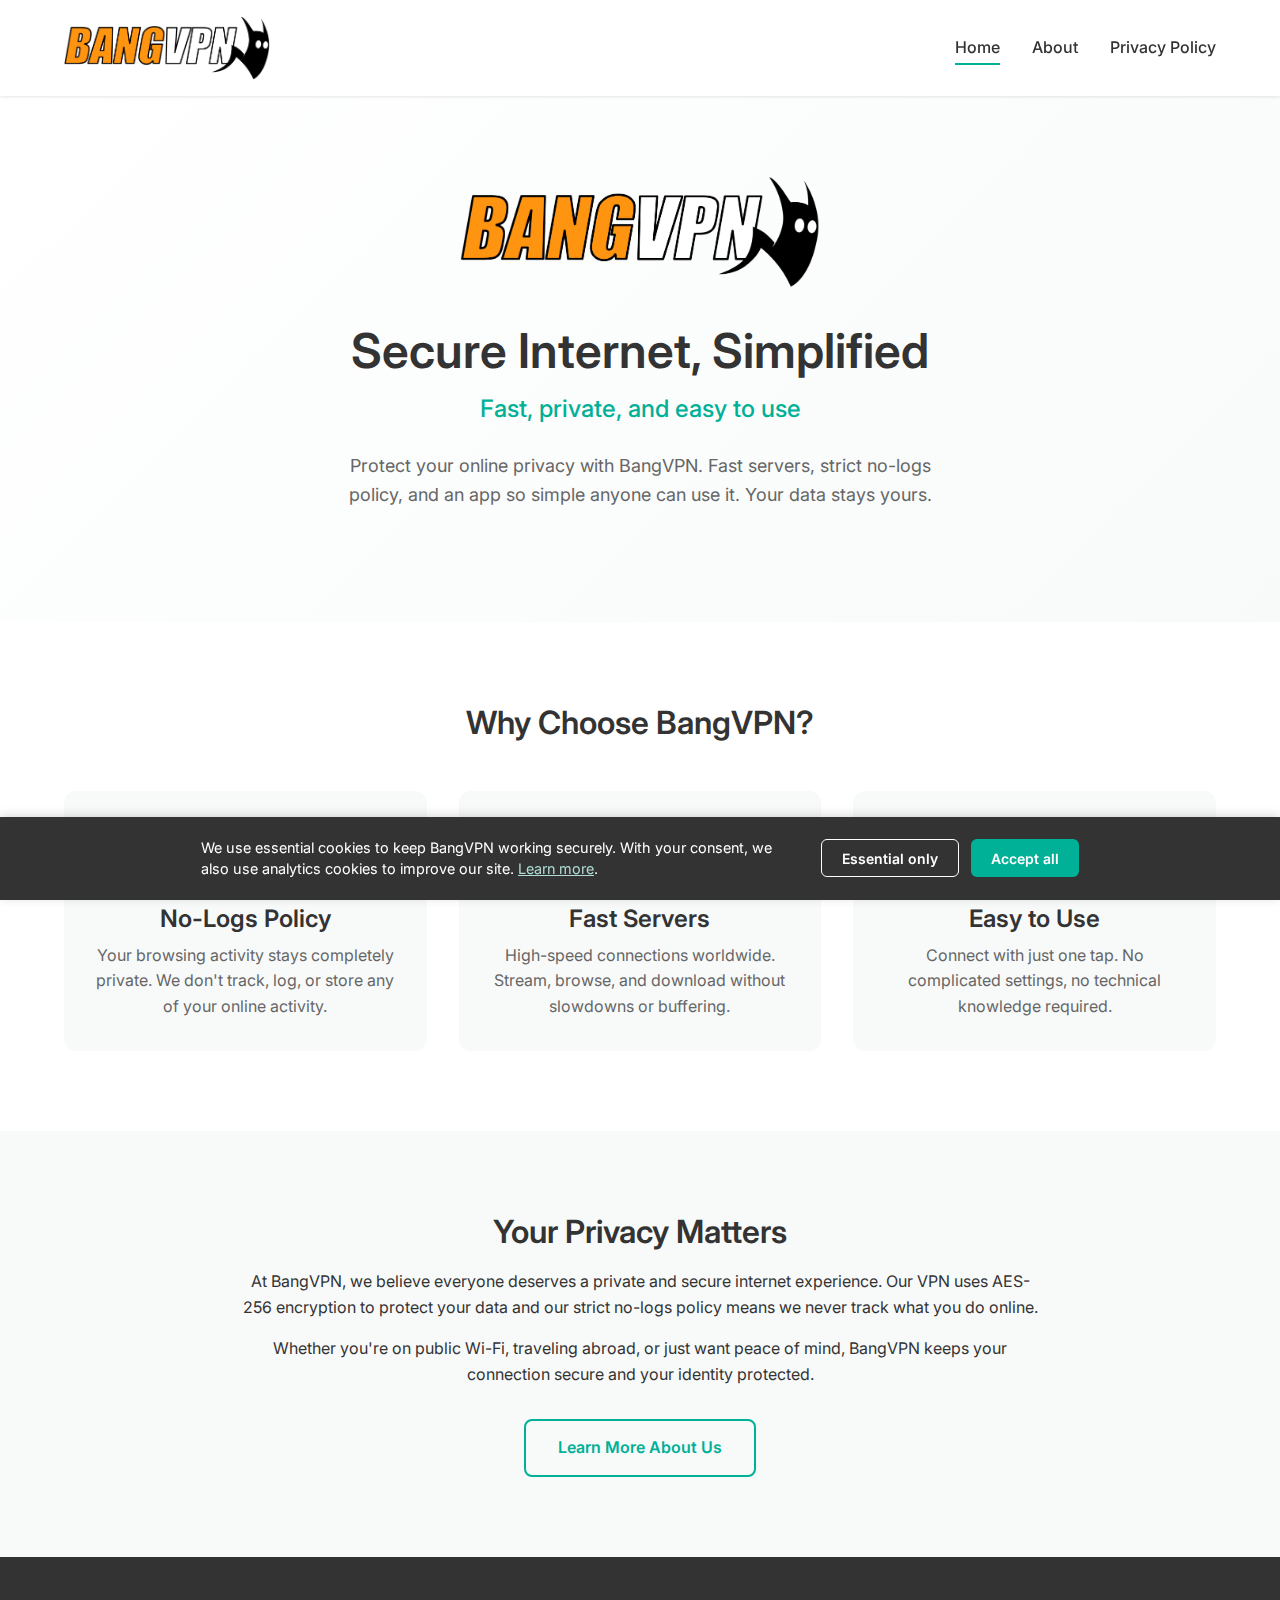
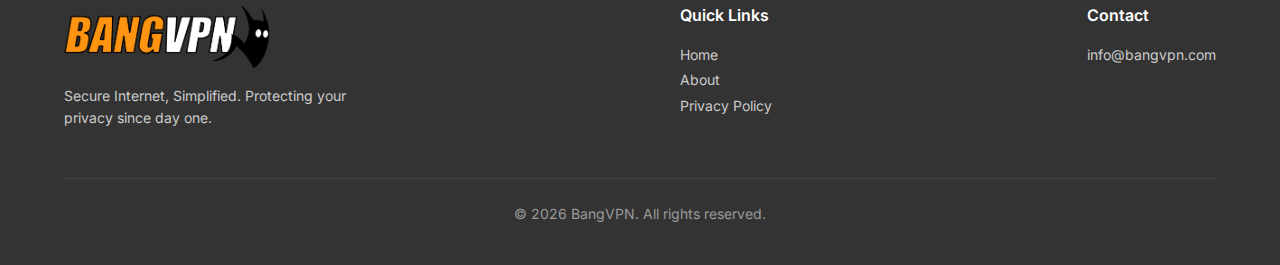
<file: index.html>
<!DOCTYPE html>
<html lang="en">
<head>
    <meta charset="UTF-8">
    <meta name="viewport" content="width=device-width, initial-scale=1.0">
    <meta name="description" content="BangVPN - Secure Internet, Simplified. Fast, private, and easy-to-use VPN with a strict no-logs policy.">
    <title>BangVPN - Secure Internet, Simplified</title>
    <link rel="preconnect" href="https://fonts.googleapis.com">
    <link rel="preconnect" href="https://fonts.gstatic.com" crossorigin>
    <link href="https://fonts.googleapis.com/css2?family=Inter:wght@400;500;600;700&display=swap" rel="stylesheet">
    <link rel="stylesheet" href="css/styles.css">
    <link rel="apple-touch-icon" sizes="180x180" href="/apple-touch-icon.png">
    <link rel="icon" type="image/png" sizes="32x32" href="/favicon-32x32.png">
    <link rel="icon" type="image/png" sizes="16x16" href="/favicon-16x16.png">
    <link rel="manifest" href="/site.webmanifest">
</head>
<body>
    <header>
        <div class="container">
            <nav>
                <a href="index.html" class="logo">
                    <img src="images/logo.png" alt="BangVPN Logo">
                </a>
                <button class="nav-toggle" aria-label="Toggle navigation">
                    <span></span>
                    <span></span>
                    <span></span>
                </button>
                <ul class="nav-links">
                    <li><a href="index.html" class="active">Home</a></li>
                    <li><a href="about.html">About</a></li>
                    <li><a href="privacy.html">Privacy Policy</a></li>
                </ul>
            </nav>
        </div>
    </header>

    <main>
        <section class="hero">
            <div class="container">
                <img src="images/logo.png" alt="BangVPN" class="hero-logo">
                <h1>Secure Internet, Simplified</h1>
                <p class="tagline">Fast, private, and easy to use</p>
                <p class="description">
                    Protect your online privacy with BangVPN. Fast servers, strict no-logs policy,
                    and an app so simple anyone can use it. Your data stays yours.
                </p>
            </div>
        </section>

        <section class="features">
            <div class="container">
                <h2>Why Choose BangVPN?</h2>
                <div class="features-grid">
                    <div class="feature-card">
                        <div class="feature-icon">
                            <svg xmlns="http://www.w3.org/2000/svg" fill="none" viewBox="0 0 24 24" stroke-width="2" stroke="currentColor">
                                <path stroke-linecap="round" stroke-linejoin="round" d="M9 12.75L11.25 15 15 9.75m-3-7.036A11.959 11.959 0 013.598 6 11.99 11.99 0 003 9.749c0 5.592 3.824 10.29 9 11.623 5.176-1.332 9-6.03 9-11.622 0-1.31-.21-2.571-.598-3.751h-.152c-3.196 0-6.1-1.248-8.25-3.285z" />
                            </svg>
                        </div>
                        <h3>No-Logs Policy</h3>
                        <p>Your browsing activity stays completely private. We don't track, log, or store any of your online activity.</p>
                    </div>
                    <div class="feature-card">
                        <div class="feature-icon">
                            <svg xmlns="http://www.w3.org/2000/svg" fill="none" viewBox="0 0 24 24" stroke-width="2" stroke="currentColor">
                                <path stroke-linecap="round" stroke-linejoin="round" d="M3.75 13.5l10.5-11.25L12 10.5h8.25L9.75 21.75 12 13.5H3.75z" />
                            </svg>
                        </div>
                        <h3>Fast Servers</h3>
                        <p>High-speed connections worldwide. Stream, browse, and download without slowdowns or buffering.</p>
                    </div>
                    <div class="feature-card">
                        <div class="feature-icon">
                            <svg xmlns="http://www.w3.org/2000/svg" fill="none" viewBox="0 0 24 24" stroke-width="2" stroke="currentColor">
                                <path stroke-linecap="round" stroke-linejoin="round" d="M15.042 21.672L13.684 16.6m0 0l-2.51 2.225.569-9.47 5.227 7.917-3.286-.672zM12 2.25V4.5m5.834.166l-1.591 1.591M20.25 10.5H18M7.757 14.743l-1.59 1.59M6 10.5H3.75m4.007-4.243l-1.59-1.59" />
                            </svg>
                        </div>
                        <h3>Easy to Use</h3>
                        <p>Connect with just one tap. No complicated settings, no technical knowledge required.</p>
                    </div>
                </div>
            </div>
        </section>

        <section class="about-section">
            <div class="container">
                <div class="about-content" style="text-align: center;">
                    <h2>Your Privacy Matters</h2>
                    <p>
                        At BangVPN, we believe everyone deserves a private and secure internet experience.
                        Our VPN uses AES-256 encryption to protect your data and our strict no-logs policy
                        means we never track what you do online.
                    </p>
                    <p>
                        Whether you're on public Wi-Fi, traveling abroad, or just want peace of mind,
                        BangVPN keeps your connection secure and your identity protected.
                    </p>
                    <a href="about.html" class="btn btn-outline" style="margin-top: 1rem;">Learn More About Us</a>
                </div>
            </div>
        </section>
    </main>

    <footer>
        <div class="container">
            <div class="footer-content">
                <div class="footer-brand">
                    <div class="logo">
                        <img src="images/logo.png" alt="BangVPN Logo">
                    </div>
                    <p>Secure Internet, Simplified. Protecting your privacy since day one.</p>
                </div>
                <div class="footer-links">
                    <h4>Quick Links</h4>
                    <ul>
                        <li><a href="index.html">Home</a></li>
                        <li><a href="about.html">About</a></li>
                        <li><a href="privacy.html">Privacy Policy</a></li>
                    </ul>
                </div>
                <div class="footer-links">
                    <h4>Contact</h4>
                    <ul>
                        <li><a href="mailto:info@bangvpn.com">info@bangvpn.com</a></li>
                    </ul>
                </div>
            </div>
            <div class="footer-bottom">
                <p>&copy; 2026 BangVPN. All rights reserved.</p>
            </div>
        </div>
    </footer>

    <!-- Cookie Consent Banner -->
    <div id="cookie-banner" class="cookie-banner" role="dialog" aria-label="Cookie consent">
        <p>We use essential cookies to keep BangVPN working securely. With your consent, we also use analytics cookies to improve our site. <a href="privacy.html">Learn more</a>.</p>
        <div class="cookie-banner-buttons">
            <button id="cookie-btn-essential">Essential only</button>
            <button id="cookie-btn-all">Accept all</button>
        </div>
    </div>

    <script>
        // Mobile navigation toggle
        document.querySelector('.nav-toggle').addEventListener('click', function() {
            document.querySelector('.nav-links').classList.toggle('active');
        });
    </script>
    <script src="cookies.js"></script>
</body>
</html>
</file>
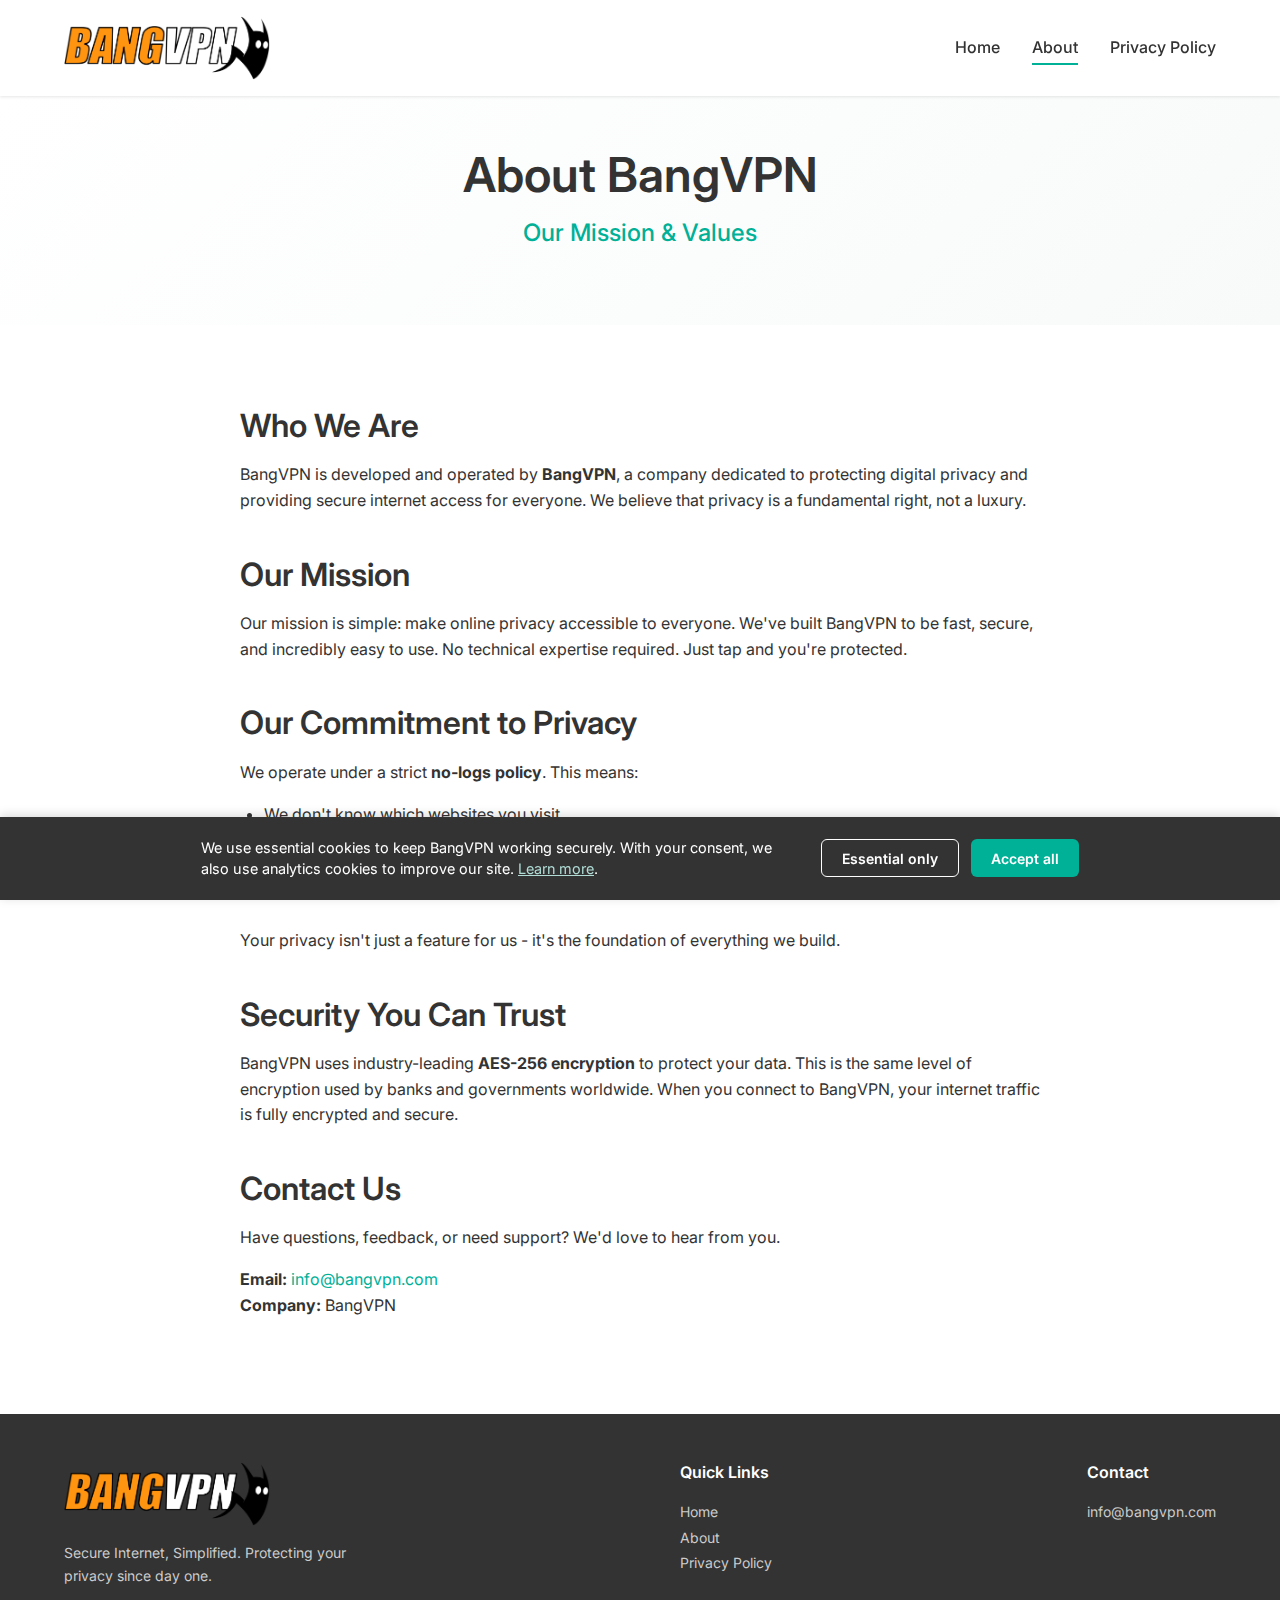
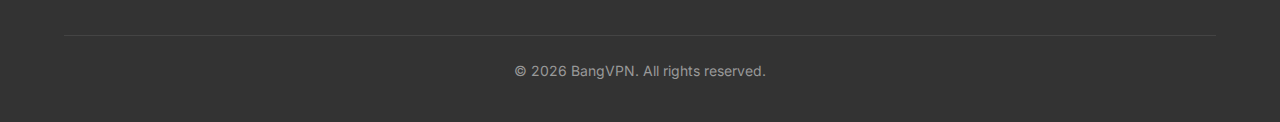
<file: about.html>
<!DOCTYPE html>
<html lang="en">
<head>
    <meta charset="UTF-8">
    <meta name="viewport" content="width=device-width, initial-scale=1.0">
    <meta name="description" content="Learn about BangVPN. Our mission is to provide secure, private, and easy-to-use VPN services.">
    <title>About - BangVPN</title>
    <link rel="preconnect" href="https://fonts.googleapis.com">
    <link rel="preconnect" href="https://fonts.gstatic.com" crossorigin>
    <link href="https://fonts.googleapis.com/css2?family=Inter:wght@400;500;600;700&display=swap" rel="stylesheet">
    <link rel="stylesheet" href="css/styles.css">
    <link rel="apple-touch-icon" sizes="180x180" href="/apple-touch-icon.png">
    <link rel="icon" type="image/png" sizes="32x32" href="/favicon-32x32.png">
    <link rel="icon" type="image/png" sizes="16x16" href="/favicon-16x16.png">
    <link rel="manifest" href="/site.webmanifest">
</head>
<body>
    <header>
        <div class="container">
            <nav>
                <a href="index.html" class="logo">
                    <img src="images/logo.png" alt="BangVPN Logo">
                </a>
                <button class="nav-toggle" aria-label="Toggle navigation">
                    <span></span>
                    <span></span>
                    <span></span>
                </button>
                <ul class="nav-links">
                    <li><a href="index.html">Home</a></li>
                    <li><a href="about.html" class="active">About</a></li>
                    <li><a href="privacy.html">Privacy Policy</a></li>
                </ul>
            </nav>
        </div>
    </header>

    <main>
        <section class="hero" style="padding: 3rem 0;">
            <div class="container">
                <h1>About BangVPN</h1>
                <p class="tagline">Our Mission & Values</p>
            </div>
        </section>

        <section class="about-section" style="background: #fff;">
            <div class="container">
                <div class="about-content">
                    <h2>Who We Are</h2>
                    <p>
                        BangVPN is developed and operated by <strong>BangVPN</strong>, a company dedicated to
                        protecting digital privacy and providing secure internet access for everyone. We believe
                        that privacy is a fundamental right, not a luxury.
                    </p>

                    <h2 style="margin-top: 2.5rem;">Our Mission</h2>
                    <p>
                        Our mission is simple: make online privacy accessible to everyone. We've built BangVPN
                        to be fast, secure, and incredibly easy to use. No technical expertise required.
                        Just tap and you're protected.
                    </p>

                    <h2 style="margin-top: 2.5rem;">Our Commitment to Privacy</h2>
                    <p>
                        We operate under a strict <strong>no-logs policy</strong>. This means:
                    </p>
                    <ul style="margin-left: 1.5rem; margin-bottom: 1.5rem;">
                        <li>We don't know which websites you visit</li>
                        <li>We don't log your IP address</li>
                        <li>We don't track your browsing activity</li>
                        <li>We don't sell your data to anyone</li>
                    </ul>
                    <p>
                        Your privacy isn't just a feature for us - it's the foundation of everything we build.
                    </p>

                    <h2 style="margin-top: 2.5rem;">Security You Can Trust</h2>
                    <p>
                        BangVPN uses industry-leading <strong>AES-256 encryption</strong> to protect your data.
                        This is the same level of encryption used by banks and governments worldwide.
                        When you connect to BangVPN, your internet traffic is fully encrypted and secure.
                    </p>

                    <h2 style="margin-top: 2.5rem;">Contact Us</h2>
                    <p>
                        Have questions, feedback, or need support? We'd love to hear from you.
                    </p>
                    <p>
                        <strong>Email:</strong> <a href="mailto:info@bangvpn.com">info@bangvpn.com</a><br>
                        <strong>Company:</strong> BangVPN
                    </p>
                </div>
            </div>
        </section>
    </main>

    <footer>
        <div class="container">
            <div class="footer-content">
                <div class="footer-brand">
                    <div class="logo">
                        <img src="images/logo.png" alt="BangVPN Logo">
                    </div>
                    <p>Secure Internet, Simplified. Protecting your privacy since day one.</p>
                </div>
                <div class="footer-links">
                    <h4>Quick Links</h4>
                    <ul>
                        <li><a href="index.html">Home</a></li>
                        <li><a href="about.html">About</a></li>
                        <li><a href="privacy.html">Privacy Policy</a></li>
                    </ul>
                </div>
                <div class="footer-links">
                    <h4>Contact</h4>
                    <ul>
                        <li><a href="mailto:info@bangvpn.com">info@bangvpn.com</a></li>
                    </ul>
                </div>
            </div>
            <div class="footer-bottom">
                <p>&copy; 2026 BangVPN. All rights reserved.</p>
            </div>
        </div>
    </footer>

    <!-- Cookie Consent Banner -->
    <div id="cookie-banner" class="cookie-banner" role="dialog" aria-label="Cookie consent">
        <p>We use essential cookies to keep BangVPN working securely. With your consent, we also use analytics cookies to improve our site. <a href="privacy.html">Learn more</a>.</p>
        <div class="cookie-banner-buttons">
            <button id="cookie-btn-essential">Essential only</button>
            <button id="cookie-btn-all">Accept all</button>
        </div>
    </div>

    <script>
        // Mobile navigation toggle
        document.querySelector('.nav-toggle').addEventListener('click', function() {
            document.querySelector('.nav-links').classList.toggle('active');
        });
    </script>
    <script src="cookies.js"></script>
</body>
</html>
</file>
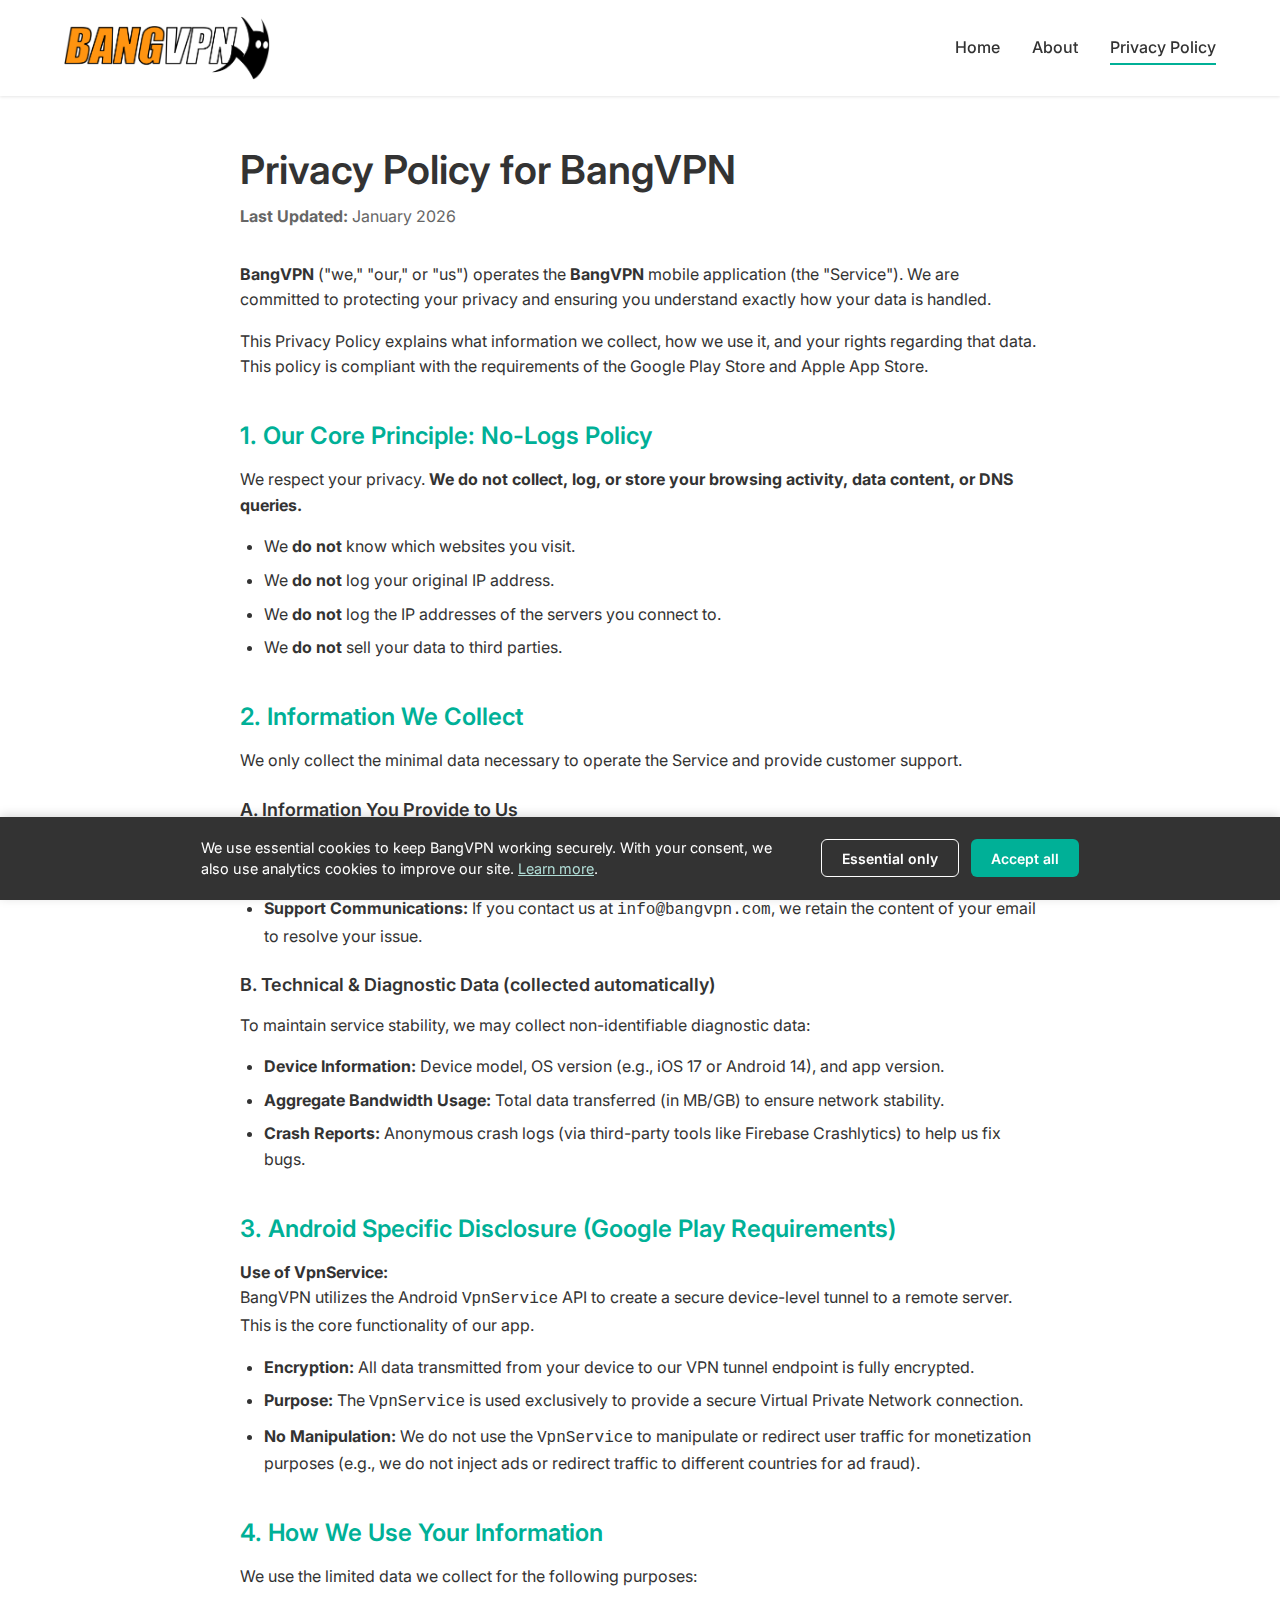
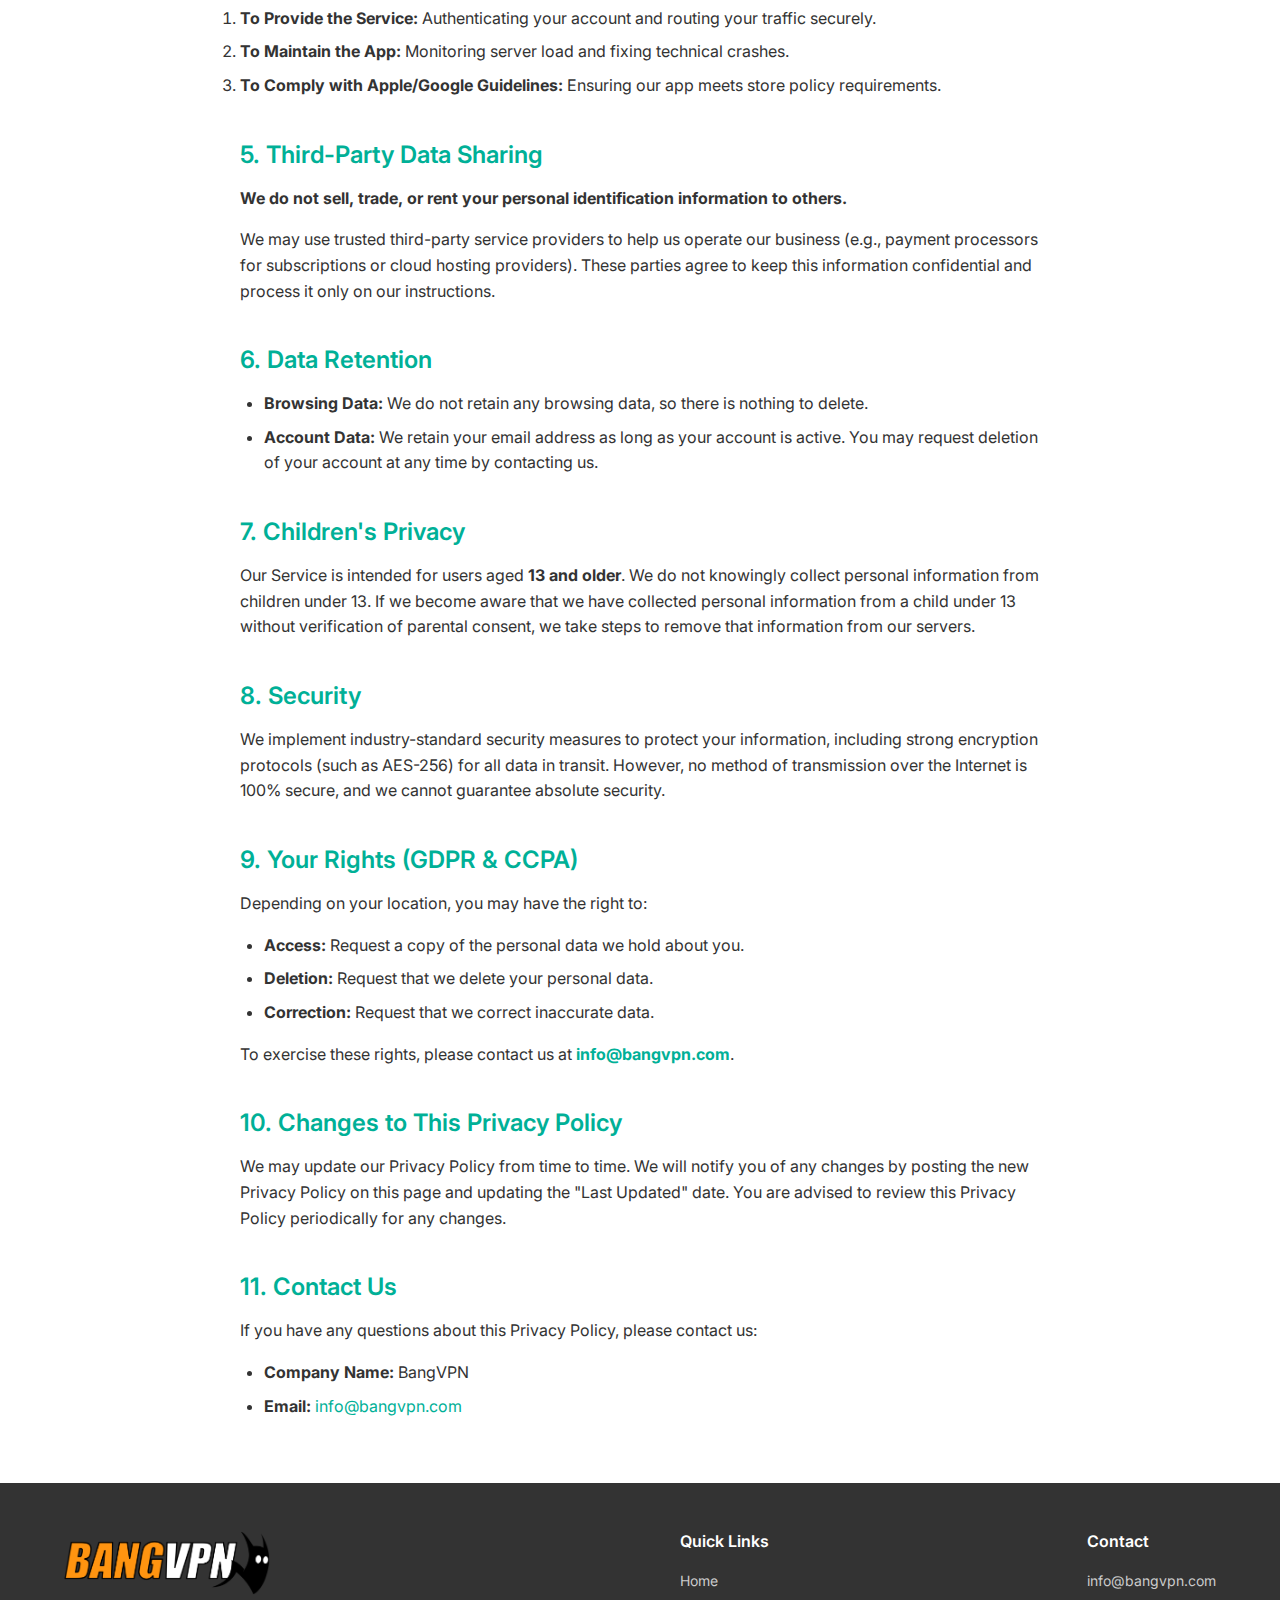
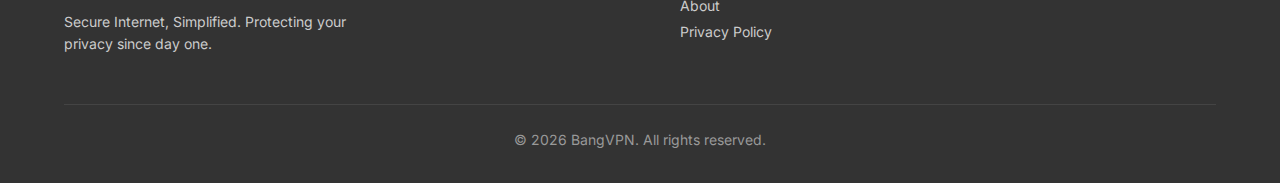
<file: privacy.html>
<!DOCTYPE html>
<html lang="en">
<head>
    <meta charset="UTF-8">
    <meta name="viewport" content="width=device-width, initial-scale=1.0">
    <meta name="description" content="BangVPN Privacy Policy - Learn how we protect your data and maintain your privacy.">
    <title>Privacy Policy - BangVPN</title>
    <link rel="preconnect" href="https://fonts.googleapis.com">
    <link rel="preconnect" href="https://fonts.gstatic.com" crossorigin>
    <link href="https://fonts.googleapis.com/css2?family=Inter:wght@400;500;600;700&display=swap" rel="stylesheet">
    <link rel="stylesheet" href="css/styles.css">
    <link rel="apple-touch-icon" sizes="180x180" href="/apple-touch-icon.png">
    <link rel="icon" type="image/png" sizes="32x32" href="/favicon-32x32.png">
    <link rel="icon" type="image/png" sizes="16x16" href="/favicon-16x16.png">
    <link rel="manifest" href="/site.webmanifest">
</head>
<body>
    <header>
        <div class="container">
            <nav>
                <a href="index.html" class="logo">
                    <img src="images/logo.png" alt="BangVPN Logo">
                </a>
                <button class="nav-toggle" aria-label="Toggle navigation">
                    <span></span>
                    <span></span>
                    <span></span>
                </button>
                <ul class="nav-links">
                    <li><a href="index.html">Home</a></li>
                    <li><a href="about.html">About</a></li>
                    <li><a href="privacy.html" class="active">Privacy Policy</a></li>
                </ul>
            </nav>
        </div>
    </header>

    <main>
        <div class="container">
            <div class="policy-content">
                <h1>Privacy Policy for BangVPN</h1>
                <p class="last-updated"><strong>Last Updated:</strong> January 2026</p>

                <p><strong>BangVPN</strong> ("we," "our," or "us") operates the <strong>BangVPN</strong> mobile application (the "Service"). We are committed to protecting your privacy and ensuring you understand exactly how your data is handled.</p>

                <p>This Privacy Policy explains what information we collect, how we use it, and your rights regarding that data. This policy is compliant with the requirements of the Google Play Store and Apple App Store.</p>

                <h2>1. Our Core Principle: No-Logs Policy</h2>
                <p>We respect your privacy. <strong>We do not collect, log, or store your browsing activity, data content, or DNS queries.</strong></p>
                <ul>
                    <li>We <strong>do not</strong> know which websites you visit.</li>
                    <li>We <strong>do not</strong> log your original IP address.</li>
                    <li>We <strong>do not</strong> log the IP addresses of the servers you connect to.</li>
                    <li>We <strong>do not</strong> sell your data to third parties.</li>
                </ul>

                <h2>2. Information We Collect</h2>
                <p>We only collect the minimal data necessary to operate the Service and provide customer support.</p>

                <h3>A. Information You Provide to Us</h3>
                <ul>
                    <li><strong>Account Information:</strong> If you create an account, we may collect your email address and password. This is used solely for authentication and subscription management.</li>
                    <li><strong>Support Communications:</strong> If you contact us at <code>info@bangvpn.com</code>, we retain the content of your email to resolve your issue.</li>
                </ul>

                <h3>B. Technical & Diagnostic Data (collected automatically)</h3>
                <p>To maintain service stability, we may collect non-identifiable diagnostic data:</p>
                <ul>
                    <li><strong>Device Information:</strong> Device model, OS version (e.g., iOS 17 or Android 14), and app version.</li>
                    <li><strong>Aggregate Bandwidth Usage:</strong> Total data transferred (in MB/GB) to ensure network stability.</li>
                    <li><strong>Crash Reports:</strong> Anonymous crash logs (via third-party tools like Firebase Crashlytics) to help us fix bugs.</li>
                </ul>

                <h2>3. Android Specific Disclosure (Google Play Requirements)</h2>
                <p><strong>Use of VpnService:</strong><br>
                BangVPN utilizes the Android <code>VpnService</code> API to create a secure device-level tunnel to a remote server. This is the core functionality of our app.</p>
                <ul>
                    <li><strong>Encryption:</strong> All data transmitted from your device to our VPN tunnel endpoint is fully encrypted.</li>
                    <li><strong>Purpose:</strong> The <code>VpnService</code> is used exclusively to provide a secure Virtual Private Network connection.</li>
                    <li><strong>No Manipulation:</strong> We do not use the <code>VpnService</code> to manipulate or redirect user traffic for monetization purposes (e.g., we do not inject ads or redirect traffic to different countries for ad fraud).</li>
                </ul>

                <h2>4. How We Use Your Information</h2>
                <p>We use the limited data we collect for the following purposes:</p>
                <ol>
                    <li><strong>To Provide the Service:</strong> Authenticating your account and routing your traffic securely.</li>
                    <li><strong>To Maintain the App:</strong> Monitoring server load and fixing technical crashes.</li>
                    <li><strong>To Comply with Apple/Google Guidelines:</strong> Ensuring our app meets store policy requirements.</li>
                </ol>

                <h2>5. Third-Party Data Sharing</h2>
                <p><strong>We do not sell, trade, or rent your personal identification information to others.</strong></p>
                <p>We may use trusted third-party service providers to help us operate our business (e.g., payment processors for subscriptions or cloud hosting providers). These parties agree to keep this information confidential and process it only on our instructions.</p>

                <h2>6. Data Retention</h2>
                <ul>
                    <li><strong>Browsing Data:</strong> We do not retain any browsing data, so there is nothing to delete.</li>
                    <li><strong>Account Data:</strong> We retain your email address as long as your account is active. You may request deletion of your account at any time by contacting us.</li>
                </ul>

                <h2>7. Children's Privacy</h2>
                <p>Our Service is intended for users aged <strong>13 and older</strong>. We do not knowingly collect personal information from children under 13. If we become aware that we have collected personal information from a child under 13 without verification of parental consent, we take steps to remove that information from our servers.</p>

                <h2>8. Security</h2>
                <p>We implement industry-standard security measures to protect your information, including strong encryption protocols (such as AES-256) for all data in transit. However, no method of transmission over the Internet is 100% secure, and we cannot guarantee absolute security.</p>

                <h2>9. Your Rights (GDPR & CCPA)</h2>
                <p>Depending on your location, you may have the right to:</p>
                <ul>
                    <li><strong>Access:</strong> Request a copy of the personal data we hold about you.</li>
                    <li><strong>Deletion:</strong> Request that we delete your personal data.</li>
                    <li><strong>Correction:</strong> Request that we correct inaccurate data.</li>
                </ul>
                <p>To exercise these rights, please contact us at <strong><a href="mailto:info@bangvpn.com">info@bangvpn.com</a></strong>.</p>

                <h2>10. Changes to This Privacy Policy</h2>
                <p>We may update our Privacy Policy from time to time. We will notify you of any changes by posting the new Privacy Policy on this page and updating the "Last Updated" date. You are advised to review this Privacy Policy periodically for any changes.</p>

                <h2>11. Contact Us</h2>
                <p>If you have any questions about this Privacy Policy, please contact us:</p>
                <ul>
                    <li><strong>Company Name:</strong> BangVPN</li>
                    <li><strong>Email:</strong> <a href="mailto:info@bangvpn.com">info@bangvpn.com</a></li>
                </ul>
            </div>
        </div>
    </main>

    <footer>
        <div class="container">
            <div class="footer-content">
                <div class="footer-brand">
                    <div class="logo">
                        <img src="images/logo.png" alt="BangVPN Logo">
                    </div>
                    <p>Secure Internet, Simplified. Protecting your privacy since day one.</p>
                </div>
                <div class="footer-links">
                    <h4>Quick Links</h4>
                    <ul>
                        <li><a href="index.html">Home</a></li>
                        <li><a href="about.html">About</a></li>
                        <li><a href="privacy.html">Privacy Policy</a></li>
                    </ul>
                </div>
                <div class="footer-links">
                    <h4>Contact</h4>
                    <ul>
                        <li><a href="mailto:info@bangvpn.com">info@bangvpn.com</a></li>
                    </ul>
                </div>
            </div>
            <div class="footer-bottom">
                <p>&copy; 2026 BangVPN. All rights reserved.</p>
            </div>
        </div>
    </footer>

    <!-- Cookie Consent Banner -->
    <div id="cookie-banner" class="cookie-banner" role="dialog" aria-label="Cookie consent">
        <p>We use essential cookies to keep BangVPN working securely. With your consent, we also use analytics cookies to improve our site. <a href="privacy.html">Learn more</a>.</p>
        <div class="cookie-banner-buttons">
            <button id="cookie-btn-essential">Essential only</button>
            <button id="cookie-btn-all">Accept all</button>
        </div>
    </div>

    <script>
        // Mobile navigation toggle
        document.querySelector('.nav-toggle').addEventListener('click', function() {
            document.querySelector('.nav-links').classList.toggle('active');
        });
    </script>
    <script src="cookies.js"></script>
</body>
</html>
</file>
<file: css/styles.css>
/* BangVPN Website Styles */

/* CSS Variables */
:root {
    --primary-color: #00B097;
    --secondary-color: #B0DCD5;
    --text-color: #333333;
    --text-light: #666666;
    --background: #ffffff;
    --background-alt: #f8fafa;
    --font-family: 'Inter', -apple-system, BlinkMacSystemFont, 'Segoe UI', Roboto, sans-serif;
}

/* Reset & Base */
*, *::before, *::after {
    box-sizing: border-box;
    margin: 0;
    padding: 0;
}

html {
    scroll-behavior: smooth;
}

body {
    font-family: var(--font-family);
    font-size: 16px;
    line-height: 1.6;
    color: var(--text-color);
    background-color: var(--background);
}

a {
    color: var(--primary-color);
    text-decoration: none;
    transition: color 0.2s ease;
}

a:hover {
    color: #009580;
}

img {
    max-width: 100%;
    height: auto;
}

/* Typography */
h1, h2, h3, h4, h5, h6 {
    font-weight: 600;
    line-height: 1.3;
    margin-bottom: 1rem;
}

h1 { font-size: 2.5rem; }
h2 { font-size: 2rem; }
h3 { font-size: 1.5rem; }
h4 { font-size: 1.25rem; }

p {
    margin-bottom: 1rem;
}

/* Layout */
.container {
    width: 100%;
    max-width: 1200px;
    margin: 0 auto;
    padding: 0 1.5rem;
}

/* Header & Navigation */
header {
    background: var(--background);
    box-shadow: 0 1px 3px rgba(0, 0, 0, 0.1);
    position: sticky;
    top: 0;
    z-index: 100;
}

nav {
    display: flex;
    justify-content: space-between;
    align-items: center;
    padding: 1rem 0;
}

.logo {
    display: flex;
    align-items: center;
    gap: 0.75rem;
    font-weight: 700;
    font-size: 1.25rem;
    color: var(--text-color);
}

.logo img {
    height: 64px;
    width: auto;
}

.nav-links {
    display: flex;
    list-style: none;
    gap: 2rem;
}

.nav-links a {
    color: var(--text-color);
    font-weight: 500;
    padding: 0.5rem 0;
    position: relative;
}

.nav-links a::after {
    content: '';
    position: absolute;
    bottom: 0;
    left: 0;
    width: 0;
    height: 2px;
    background: var(--primary-color);
    transition: width 0.2s ease;
}

.nav-links a:hover::after,
.nav-links a.active::after {
    width: 100%;
}

/* Mobile Navigation */
.nav-toggle {
    display: none;
    flex-direction: column;
    gap: 5px;
    background: none;
    border: none;
    cursor: pointer;
    padding: 0.5rem;
}

.nav-toggle span {
    display: block;
    width: 25px;
    height: 2px;
    background: var(--text-color);
    transition: transform 0.2s ease;
}

/* Hero Section */
.hero {
    padding: 5rem 0;
    text-align: center;
    background: linear-gradient(135deg, var(--background) 0%, var(--background-alt) 100%);
}

.hero-logo {
    width: min(360px, 80vw);
    height: auto;
    margin-bottom: 1.5rem;
}

.hero h1 {
    font-size: 3rem;
    margin-bottom: 0.5rem;
    color: var(--text-color);
}

.hero .tagline {
    font-size: 1.5rem;
    color: var(--primary-color);
    margin-bottom: 1.5rem;
    font-weight: 500;
}

.hero .description {
    font-size: 1.125rem;
    color: var(--text-light);
    max-width: 600px;
    margin: 0 auto 2rem;
}

.btn {
    display: inline-block;
    padding: 0.875rem 2rem;
    background: var(--primary-color);
    color: white;
    border-radius: 8px;
    font-weight: 600;
    transition: background 0.2s ease, transform 0.2s ease;
}

.btn:hover {
    background: #009580;
    color: white;
    transform: translateY(-2px);
}

.btn-outline {
    background: transparent;
    border: 2px solid var(--primary-color);
    color: var(--primary-color);
}

.btn-outline:hover {
    background: var(--primary-color);
    color: white;
}

/* Features Section */
.features {
    padding: 5rem 0;
    background: var(--background);
}

.features h2 {
    text-align: center;
    margin-bottom: 3rem;
}

.features-grid {
    display: grid;
    grid-template-columns: repeat(auto-fit, minmax(280px, 1fr));
    gap: 2rem;
}

.feature-card {
    padding: 2rem;
    background: var(--background-alt);
    border-radius: 12px;
    text-align: center;
    transition: transform 0.2s ease, box-shadow 0.2s ease;
}

.feature-card:hover {
    transform: translateY(-4px);
    box-shadow: 0 10px 30px rgba(0, 176, 151, 0.1);
}

.feature-icon {
    width: 64px;
    height: 64px;
    margin: 0 auto 1rem;
    background: var(--secondary-color);
    border-radius: 50%;
    display: flex;
    align-items: center;
    justify-content: center;
}

.feature-icon svg {
    width: 32px;
    height: 32px;
    stroke: var(--primary-color);
}

.feature-card h3 {
    margin-bottom: 0.5rem;
}

.feature-card p {
    color: var(--text-light);
    margin-bottom: 0;
}

/* About Section */
.about-section {
    padding: 5rem 0;
    background: var(--background-alt);
}

.about-content {
    max-width: 800px;
    margin: 0 auto;
}

/* Privacy Policy Styles */
.policy-content {
    padding: 3rem 0;
    max-width: 800px;
    margin: 0 auto;
}

.policy-content h1 {
    margin-bottom: 0.5rem;
}

.policy-content .last-updated {
    color: var(--text-light);
    margin-bottom: 2rem;
}

.policy-content h2 {
    font-size: 1.5rem;
    margin-top: 2.5rem;
    margin-bottom: 1rem;
    color: var(--primary-color);
}

.policy-content h3 {
    font-size: 1.125rem;
    margin-top: 1.5rem;
}

.policy-content ul {
    margin-left: 1.5rem;
    margin-bottom: 1rem;
}

.policy-content li {
    margin-bottom: 0.5rem;
}

/* Footer */
footer {
    background: var(--text-color);
    color: #ffffff;
    padding: 3rem 0 1.5rem;
}

.footer-content {
    display: flex;
    justify-content: space-between;
    align-items: flex-start;
    flex-wrap: wrap;
    gap: 2rem;
    margin-bottom: 2rem;
}

.footer-brand {
    max-width: 300px;
}

.footer-brand .logo {
    color: #ffffff;
    margin-bottom: 1rem;
}

.footer-brand p {
    color: #cccccc;
    font-size: 0.875rem;
}

.footer-links h4 {
    color: #ffffff;
    margin-bottom: 1rem;
    font-size: 1rem;
}

.footer-links ul {
    list-style: none;
}

.footer-links a {
    color: #cccccc;
    font-size: 0.875rem;
}

.footer-links a:hover {
    color: var(--secondary-color);
}

.footer-bottom {
    border-top: 1px solid #444;
    padding-top: 1.5rem;
    text-align: center;
    color: #999999;
    font-size: 0.875rem;
}

/* Responsive Design */
@media (max-width: 768px) {
    h1 { font-size: 2rem; }
    h2 { font-size: 1.5rem; }

    .hero h1 {
        font-size: 2.25rem;
    }

    .hero .tagline {
        font-size: 1.25rem;
    }

    .hero-logo {
        width: min(260px, 80vw);
        height: auto;
    }

    .nav-toggle {
        display: flex;
    }

    .nav-links {
        position: absolute;
        top: 100%;
        left: 0;
        right: 0;
        background: var(--background);
        flex-direction: column;
        padding: 1rem;
        gap: 0;
        box-shadow: 0 4px 6px rgba(0, 0, 0, 0.1);
        display: none;
    }

    .nav-links.active {
        display: flex;
    }

    .nav-links li {
        border-bottom: 1px solid #eee;
    }

    .nav-links a {
        display: block;
        padding: 1rem 0;
    }

    .footer-content {
        flex-direction: column;
        text-align: center;
    }

    .footer-brand {
        max-width: 100%;
    }
}

@media (max-width: 480px) {
    .container {
        padding: 0 1rem;
    }

    .hero {
        padding: 3rem 0;
    }

    .features {
        padding: 3rem 0;
    }

    .btn {
        width: 100%;
        text-align: center;
    }
}

/* Cookie Banner */
.cookie-banner {
    display: none;
    position: fixed;
    bottom: 0;
    left: 0;
    right: 0;
    background: var(--text-color);
    color: #ffffff;
    padding: 1.25rem 1.5rem;
    align-items: center;
    justify-content: center;
    gap: 1.25rem;
    z-index: 1000;
    box-shadow: 0 -2px 10px rgba(0, 0, 0, 0.15);
}

.cookie-banner p {
    margin: 0;
    font-size: 0.9rem;
    line-height: 1.5;
    max-width: 600px;
}

.cookie-banner a {
    color: var(--secondary-color);
    text-decoration: underline;
}

.cookie-banner-buttons {
    display: flex;
    gap: 0.75rem;
    flex-shrink: 0;
}

.cookie-banner-buttons button {
    padding: 0.6rem 1.25rem;
    border: none;
    border-radius: 6px;
    font-family: var(--font-family);
    font-size: 0.875rem;
    font-weight: 600;
    cursor: pointer;
    white-space: nowrap;
    transition: background 0.2s ease;
}

#cookie-btn-essential {
    background: transparent;
    color: #ffffff;
    border: 1.5px solid #ffffff;
}

#cookie-btn-essential:hover {
    background: rgba(255, 255, 255, 0.1);
}

#cookie-btn-all {
    background: var(--primary-color);
    color: #ffffff;
}

#cookie-btn-all:hover {
    background: #009580;
}

@media (max-width: 768px) {
    .cookie-banner {
        flex-direction: column;
        text-align: center;
        padding: 1.25rem 1rem;
    }

    .cookie-banner-buttons {
        width: 100%;
    }

    .cookie-banner-buttons button {
        flex: 1;
    }
}
</file>
